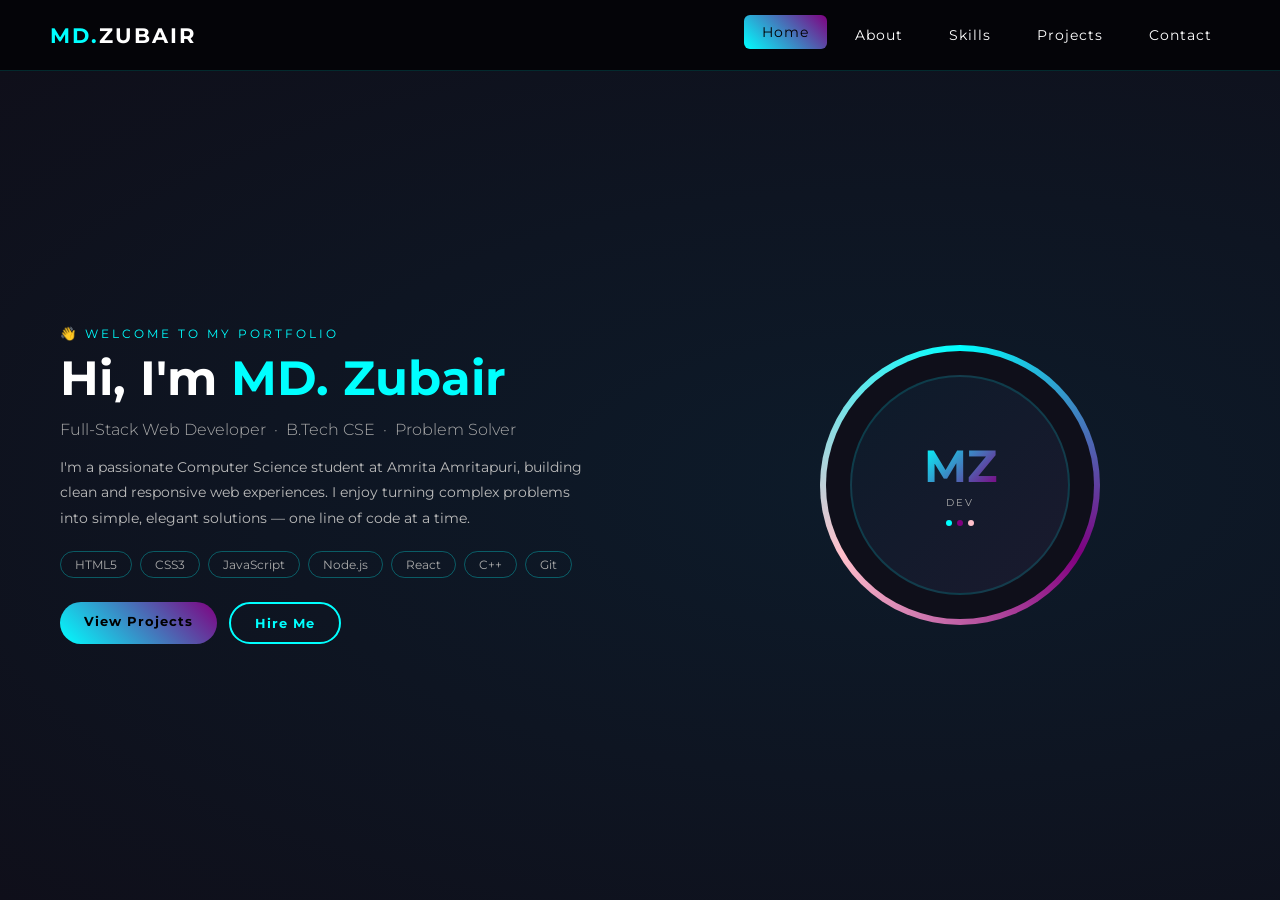
<file: index.html>
<!DOCTYPE html>
<html lang="en">
<head>
<meta charset="UTF-8">
<meta name="viewport" content="width=device-width, initial-scale=1.0">
<title>Home — MD. Zubair</title>
<link href="https://fonts.googleapis.com/css2?family=Montserrat:wght@300;700&display=swap" rel="stylesheet">
<link rel="stylesheet" href="style.css">
</head>
<body>

<nav class="navbar">
  <a href="index.html" class="logo">MD.<span>ZUBAIR</span></a>
  <ul class="menu">
    <li><a href="index.html" class="active">Home</a></li>
    <li><a href="about.html">About</a></li>
    <li><a href="skills.html">Skills</a></li>
    <li><a href="projects.html">Projects</a></li>
    <li><a href="contact.html">Contact</a></li>
  </ul>
</nav>

<div class="page">
  <div class="home-wrap">

    <div class="home-left">
      <p class="tag">👋 Welcome to my portfolio</p>
      <h1>Hi, I'm <span>MD. Zubair</span></h1>
      <p class="role">Full-Stack Web Developer &nbsp;·&nbsp; B.Tech CSE &nbsp;·&nbsp; Problem Solver</p>
      <p class="bio">
        I'm a passionate Computer Science student at Amrita Amritapuri, building clean and responsive
        web experiences. I enjoy turning complex problems into simple, elegant solutions — one line of
        code at a time.
      </p>
      <div class="chips">
        <span class="chip">HTML5</span>
        <span class="chip">CSS3</span>
        <span class="chip">JavaScript</span>
        <span class="chip">Node.js</span>
        <span class="chip">React</span>
        <span class="chip">C++</span>
        <span class="chip">Git</span>
      </div>
      <div class="cta">
        <a href="projects.html" class="btn-a">View Projects</a>
        <a href="contact.html" class="btn-b">Hire Me</a>
      </div>
    </div>

    <div class="home-right">
      <div class="img-wrap">
        <div class="ring">
          <div class="ring-inner">
            <div class="profile-logo">
              <div class="initials">MZ</div>
              <div class="title-tag">Dev</div>
              <div class="dot-row">
                <div class="dot"></div>
                <div class="dot"></div>
                <div class="dot"></div>
              </div>
            </div>
          </div>
        </div>
      </div>
    </div>

  </div>
</div>

</body>
</html>
</body>
</html>
</section>
</file>
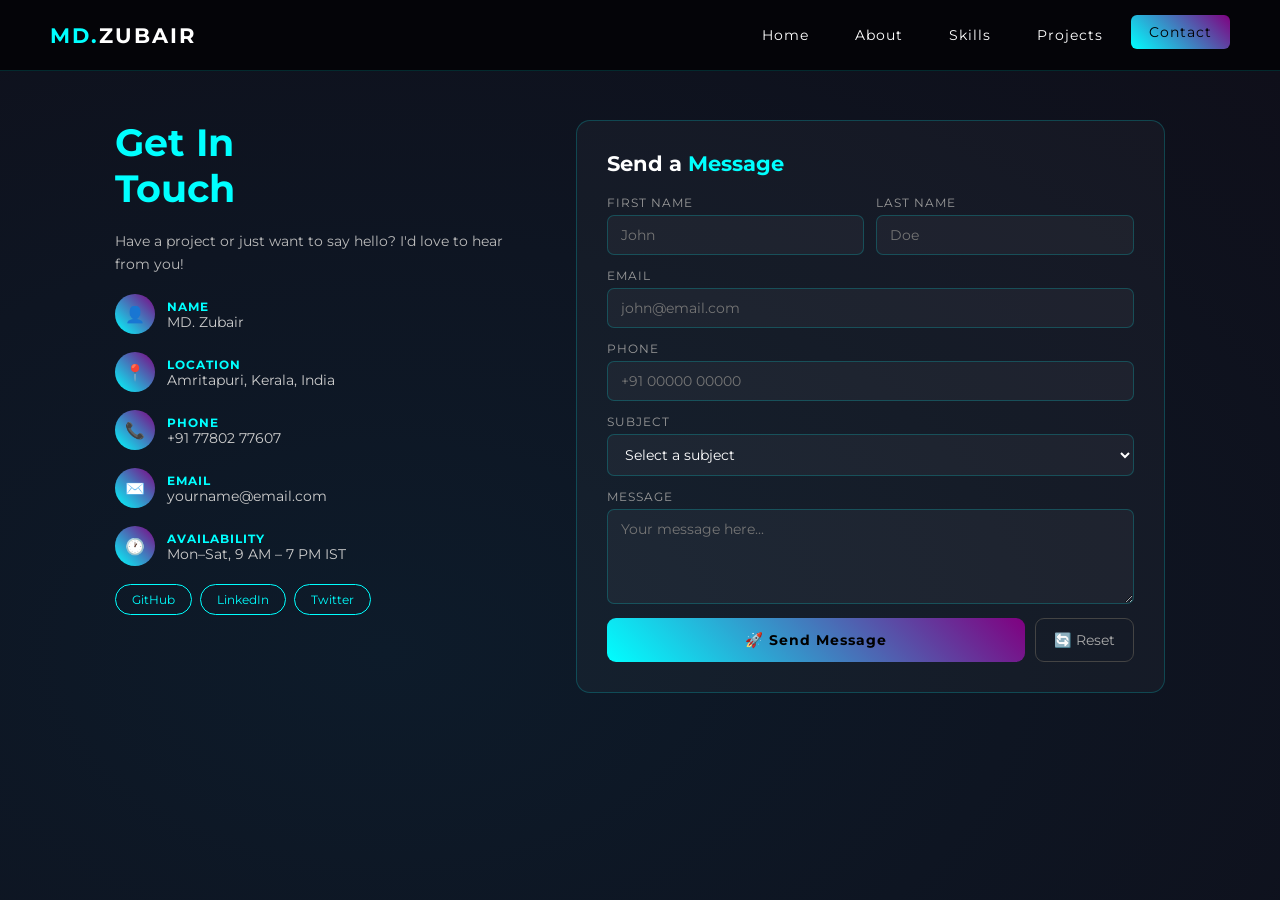
<file: contact.html>
<!DOCTYPE html>
<html lang="en">
<head>
<meta charset="UTF-8">
<meta name="viewport" content="width=device-width, initial-scale=1.0">
<title>Contact — MD. Zubair</title>
<link href="https://fonts.googleapis.com/css2?family=Montserrat:wght@300;700&display=swap" rel="stylesheet">
<link rel="stylesheet" href="style.css">
</head>
<body>

<nav class="navbar">
  <a href="index.html" class="logo">MD.<span>ZUBAIR</span></a>
  <ul class="menu">
    <li><a href="index.html">Home</a></li>
    <li><a href="about.html">About</a></li>
    <li><a href="skills.html">Skills</a></li>
    <li><a href="projects.html">Projects</a></li>
    <li><a href="contact.html" class="active">Contact</a></li>
  </ul>
</nav>

<div class="page">
  <div class="contact-wrap-outer">
    <div class="contact-wrap">

      <div class="c-info">
        <h1>Get In<br><span style="color:aqua;">Touch</span></h1>
        <p>Have a project or just want to say hello? I'd love to hear from you!</p>
        <div class="c-row">
          <div class="c-icon">👤</div>
          <div class="c-text"><h4>Name</h4><p>MD. Zubair</p></div>
        </div>
        <div class="c-row">
          <div class="c-icon">📍</div>
          <div class="c-text"><h4>Location</h4><p>Amritapuri, Kerala, India</p></div>
        </div>
        <div class="c-row">
          <div class="c-icon">📞</div>
          <div class="c-text"><h4>Phone</h4><p>+91 77802 77607</p></div>
        </div>
        <div class="c-row">
          <div class="c-icon">✉️</div>
          <div class="c-text"><h4>Email</h4><p>yourname@email.com</p></div>
        </div>
        <div class="c-row">
          <div class="c-icon">🕐</div>
          <div class="c-text"><h4>Availability</h4><p>Mon–Sat, 9 AM – 7 PM IST</p></div>
        </div>
        <div class="socials">
          <a class="s-btn" href="#">GitHub</a>
          <a class="s-btn" href="#">LinkedIn</a>
          <a class="s-btn" href="#">Twitter</a>
        </div>
      </div>

      <div class="c-form">
        <div class="form-box">
          <h2>Send a <span>Message</span></h2>
          <div class="row2">
            <div class="fg">
              <label>First Name</label>
              <input type="text" placeholder="John">
            </div>
            <div class="fg">
              <label>Last Name</label>
              <input type="text" placeholder="Doe">
            </div>
          </div>
          <div class="fg">
            <label>Email</label>
            <input type="email" placeholder="john@email.com">
          </div>
          <div class="fg">
            <label>Phone</label>
            <input type="tel" placeholder="+91 00000 00000">
          </div>
          <div class="fg">
            <label>Subject</label>
            <select>
              <option value="" disabled selected>Select a subject</option>
              <option>Hire Me / Freelance</option>
              <option>Collaboration</option>
              <option>Feedback</option>
              <option>Other</option>
            </select>
          </div>
          <div class="fg">
            <label>Message</label>
            <textarea placeholder="Your message here..."></textarea>
          </div>
          <div class="f-btns">
            <button class="sub-btn">🚀 Send Message</button>
            <button class="rst-btn" type="reset">🔄 Reset</button>
          </div>
        </div>
      </div>

    </div>
  </div>
</div>

</body>
</html>
</file>
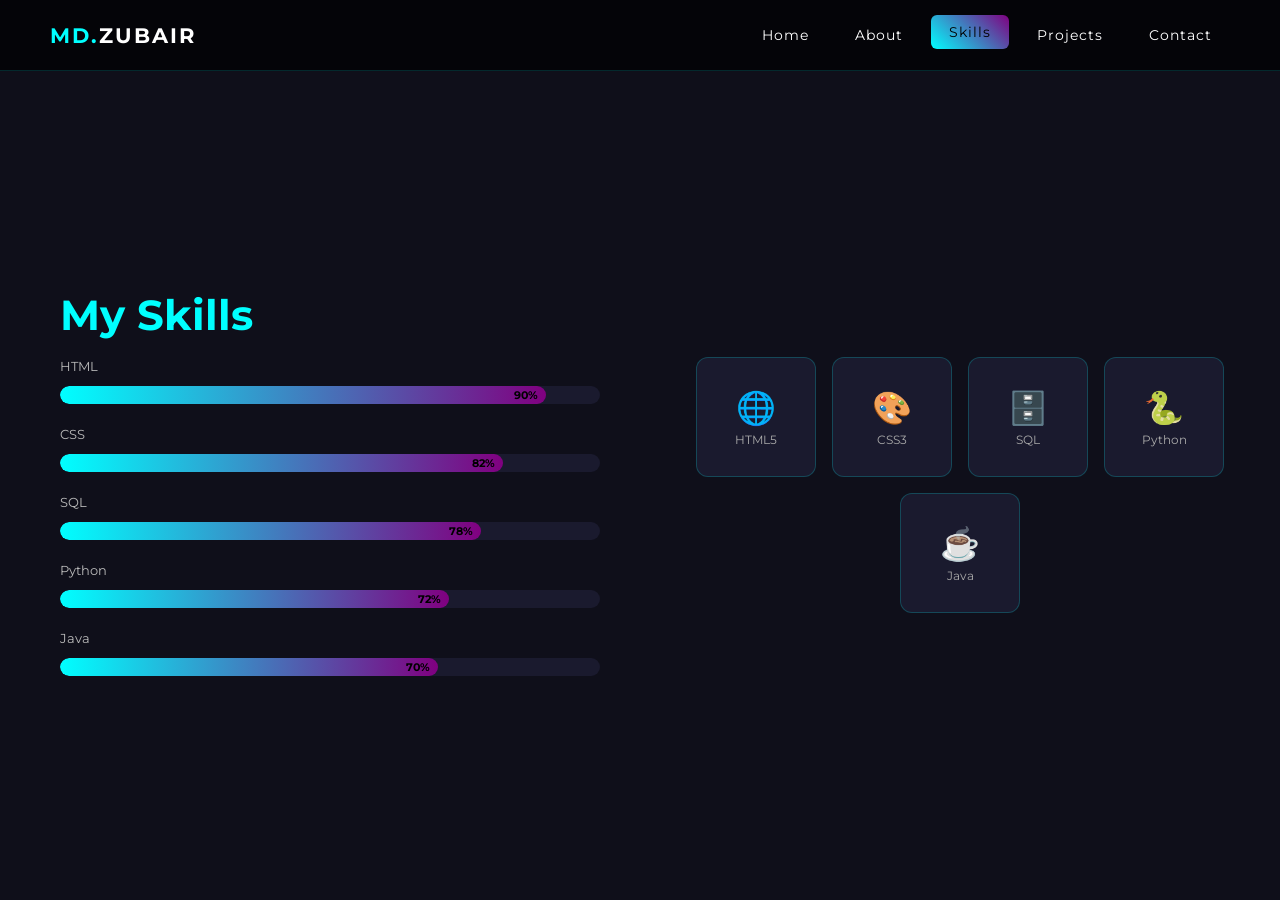
<file: skills.html>
<!DOCTYPE html>
<html lang="en">
<head>
<meta charset="UTF-8">
<meta name="viewport" content="width=device-width, initial-scale=1.0">
<title>Skills — MD. Zubair</title>
<link href="https://fonts.googleapis.com/css2?family=Montserrat:wght@300;700&display=swap" rel="stylesheet">
<link rel="stylesheet" href="style.css">
</head>
<body>

<nav class="navbar">
  <a href="index.html" class="logo">MD.<span>ZUBAIR</span></a>
  <ul class="menu">
    <li><a href="index.html">Home</a></li>
    <li><a href="about.html">About</a></li>
    <li><a href="skills.html" class="active">Skills</a></li>
    <li><a href="projects.html">Projects</a></li>
    <li><a href="contact.html">Contact</a></li>
  </ul>
</nav>

<div class="page">
  <div class="skills-wrap">

    <div class="skills-left">
      <h1>My Skills</h1>
      <p class="bar-label">HTML</p>
      <div class="track"><div class="fill" style="width:90%">90%</div></div>
      <p class="bar-label">CSS</p>
      <div class="track"><div class="fill" style="width:82%">82%</div></div>
      <p class="bar-label">SQL</p>
      <div class="track"><div class="fill" style="width:78%">78%</div></div>
      <p class="bar-label">Python</p>
      <div class="track"><div class="fill" style="width:72%">72%</div></div>
      <p class="bar-label">Java</p>
      <div class="track"><div class="fill" style="width:70%">70%</div></div>
    </div>

    <div class="skills-right">
      <div class="sk-card"><span>🌐</span><p>HTML5</p></div>
      <div class="sk-card"><span>🎨</span><p>CSS3</p></div>
      <div class="sk-card"><span>🗄️</span><p>SQL</p></div>
      <div class="sk-card"><span>🐍</span><p>Python</p></div>
      <div class="sk-card"><span>☕</span><p>Java</p></div>
    </div>

  </div>
</div>

</body>
</html>
</div>

</body>
</html>
</file>
<file: style.css>
* { margin:0; padding:0; box-sizing:border-box; }

@import url('https://fonts.googleapis.com/css2?family=Montserrat:wght@300;400;700&display=swap');

body {
  background:#0f0f1a;
  font-family:'Montserrat',sans-serif;
  color:white;
  min-height:100vh;
  animation: pageFadeIn 0.8s ease forwards;
}

@keyframes pageFadeIn {
  from { opacity:0; transform:translateY(20px); }
  to   { opacity:1; transform:translateY(0); }
}

/* ── NAVBAR ────────────────────────────────────────────── */
.navbar {
  position:fixed; top:0; width:100%;
  display:flex; justify-content:space-between; align-items:center;
  padding:18px 50px;
  background:rgba(0,0,0,0.7);
  border-bottom:1px solid rgba(0,255,255,0.15);
  z-index:1000;
}
.logo {
  color:aqua; font-size:1.3em; font-weight:700;
  letter-spacing:2px; text-decoration:none;
}
.logo span { color:white; }

.menu { display:flex; gap:10px; list-style:none; }
.menu a {
  cursor:pointer; padding:9px 18px;
  font-size:0.85em; letter-spacing:1px;
  border-radius:6px; color:white;
  text-decoration:none;
  transition:color 0.3s, transform 0.3s, background 0.3s;
  display:block;
}
.menu a:hover, .menu a.active {
  color:#000;
  background:linear-gradient(45deg,aqua,purple);
  transform:translateY(-3px);
}

/* ── PAGE WRAPPER ──────────────────────────────────────── */
.page {
  min-height:100vh;
  padding-top:70px;
}

/* ── HOME ──────────────────────────────────────────────── */
.home-wrap {
  display:flex;
  align-items:center;
  min-height:calc(100vh - 70px);
  background:radial-gradient(ellipse at 70% 50%, #0d1b2a, #0f0f1a);
}
.home-left {
  width:50%; padding:40px 40px 40px 60px;
  display:flex; flex-direction:column; gap:6px;
}
.home-right {
  width:50%; display:flex;
  justify-content:center; align-items:center;
}

.tag { font-size:0.78em; color:aqua; letter-spacing:3px; text-transform:uppercase; margin-bottom:4px; }
.home-left h1 { font-size:3em; line-height:1.15; }
.home-left h1 span { color:aqua; }
.role { color:#aaa; font-weight:300; font-size:1em; margin-top:8px; }
.bio  { color:#bbb; font-size:0.88em; line-height:1.8; margin-top:10px; }

.chips { display:flex; flex-wrap:wrap; gap:8px; margin-top:14px; }
.chip {
  padding:5px 14px; border-radius:20px; font-size:0.75em;
  border:1px solid rgba(0,255,255,0.3); color:#aaa; transition:0.3s;
}
.chip:hover { border-color:aqua; color:aqua; }

.cta { display:flex; gap:12px; margin-top:18px; flex-wrap:wrap; }
.btn-a {
  padding:11px 24px; background:linear-gradient(45deg,aqua,purple);
  color:#000; font-weight:700; border-radius:30px;
  font-size:0.82em; letter-spacing:1px; cursor:pointer;
  text-decoration:none; transition:0.3s; display:inline-block;
}
.btn-a:hover { transform:translateY(-2px); box-shadow:0 6px 20px rgba(0,255,255,0.35); }
.btn-b {
  padding:11px 24px; background:transparent;
  color:aqua; border:2px solid aqua; border-radius:30px;
  font-size:0.82em; font-weight:700; letter-spacing:1px;
  cursor:pointer; transition:0.3s; text-decoration:none; display:inline-block;
}
.btn-b:hover { background:aqua; color:#000; transform:translateY(-2px); }

/* ── PROFILE RING ──────────────────────────────────────── */
.img-wrap { position:relative; display:flex; justify-content:center; align-items:center; }
.ring {
  width:280px; height:280px; border-radius:50%;
  background:conic-gradient(aqua,purple,pink,aqua);
  display:flex; justify-content:center; align-items:center;
  animation:spin 5s linear infinite;
}
.ring-inner {
  width:268px; height:268px; border-radius:50%;
  background:#0f0f1a;
  display:flex; justify-content:center; align-items:center;
  animation:spin 5s linear infinite reverse;
}
.profile-logo {
  width:220px; height:220px; border-radius:50%;
  background:linear-gradient(135deg,#0d1b2a 0%,#1a1a2e 100%);
  display:flex; flex-direction:column;
  justify-content:center; align-items:center; gap:8px;
  animation:bob 3s ease-in-out infinite;
  border:2px solid rgba(0,255,255,0.15);
}
.profile-logo .initials {
  font-size:2.8em; font-weight:700;
  background:linear-gradient(135deg,aqua,purple);
  -webkit-background-clip:text; -webkit-text-fill-color:transparent;
  background-clip:text; line-height:1;
}
.profile-logo .title-tag {
  font-size:0.62em; color:#aaa; letter-spacing:2px; text-transform:uppercase;
}
.profile-logo .dot-row { display:flex; gap:5px; margin-top:4px; }
.profile-logo .dot { width:6px; height:6px; border-radius:50%; }
.profile-logo .dot:nth-child(1) { background:aqua; }
.profile-logo .dot:nth-child(2) { background:purple; }
.profile-logo .dot:nth-child(3) { background:pink; }

@keyframes spin { to { transform:rotate(360deg); } }
@keyframes bob  { 0%,100%{transform:translateY(0);} 50%{transform:translateY(-12px);} }

/* ── ABOUT ─────────────────────────────────────────────── */
.about-wrap {
  display:flex;
  min-height:calc(100vh - 70px);
  background:radial-gradient(ellipse at 20% 80%, #0d1b2a, #0f0f1a);
}
.about-left {
  width:50%; padding:50px 40px 40px 60px;
  display:flex; flex-direction:column; gap:14px;
  overflow-y:auto;
}
.about-right {
  width:50%; padding:50px 40px;
  display:flex; flex-direction:column; gap:20px;
  overflow-y:auto; justify-content:center;
}

.about-left h1 { font-size:2.6em; color:aqua; }
.about-intro { font-size:0.88em; color:#bbb; line-height:1.8; }
.cards { display:flex; flex-direction:column; gap:10px; }
.card {
  display:flex; align-items:flex-start; gap:12px;
  background:rgba(0,255,255,0.04);
  border:1px solid rgba(0,255,255,0.15);
  border-radius:10px; padding:12px 14px; transition:0.3s;
}
.card:hover { background:rgba(0,255,255,0.1); border-color:aqua; }
.card-icon { font-size:1.3em; flex-shrink:0; }
.card-body h4 { font-size:0.78em; color:aqua; letter-spacing:1px; text-transform:uppercase; }
.card-body p  { font-size:0.85em; color:#ccc; margin-top:2px; line-height:1.5; }

.about-right h1 { font-size:2.2em; color:aqua; }
.about-right .sub { font-size:0.82em; color:#777; }
.hobbies { display:flex; gap:18px; flex-wrap:wrap; justify-content:center; }
.hob { display:flex; flex-direction:column; align-items:center; gap:8px; width:140px; text-align:center; }
.hob img { width:130px; height:130px; object-fit:cover; border-radius:12px; border:2px solid aqua; animation:bob 3s ease-in-out infinite; }
.hob h3 { font-size:0.85em; color:aqua; }
.hob p  { font-size:0.75em; color:#aaa; line-height:1.4; }

/* ── SKILLS ────────────────────────────────────────────── */
.skills-wrap {
  display:flex;
  min-height:calc(100vh - 70px);
  background:#0f0f1a;
}
.skills-left {
  width:50%; padding:50px 40px 40px 60px;
  display:flex; flex-direction:column; gap:8px;
  justify-content:center;
}
.skills-right {
  width:50%; padding:50px 40px;
  display:flex; flex-wrap:wrap;
  align-content:center; justify-content:center; gap:16px;
}

.skills-left h1 { font-size:2.6em; color:aqua; margin-bottom:10px; }
.bar-label { font-size:0.82em; color:#bbb; margin-bottom:4px; }
.track { background:#1a1a2e; height:18px; border-radius:9px; overflow:hidden; margin-bottom:14px; }
.fill {
  height:100%;
  background:linear-gradient(90deg,aqua,purple);
  border-radius:9px; line-height:18px;
  text-align:right; padding-right:8px;
  font-size:11px; color:#000; font-weight:700;
}

.sk-card {
  width:120px; height:120px; border-radius:12px;
  background:#1a1a2e; border:1px solid rgba(0,255,255,0.2);
  display:flex; flex-direction:column; justify-content:center;
  align-items:center; gap:6px; transition:0.3s; cursor:default;
}
.sk-card:hover { border-color:aqua; background:rgba(0,255,255,0.08); transform:translateY(-6px); }
.sk-card span { font-size:2em; }
.sk-card p { font-size:0.72em; color:#aaa; }

/* ── PROJECTS ──────────────────────────────────────────── */
.projects-wrap {
  min-height:calc(100vh - 70px);
  display:flex; flex-direction:column;
  align-items:center; padding:50px 30px 40px;
  background:#0f0f1a;
}
.proj-wrap { width:100%; max-width:1100px; }
.proj-wrap h1 { font-size:2.2em; color:aqua; margin-bottom:16px; text-align:center; }
.proj-row { display:flex; flex-wrap:wrap; justify-content:center; gap:18px; margin-bottom:30px; }

.flip { width:200px; height:130px; perspective:900px; cursor:pointer; }
.flip-in { width:100%; height:100%; position:relative; transform-style:preserve-3d; transition:transform 0.7s ease; }
.flip:hover .flip-in { transform:rotateY(180deg); }
.f-front, .f-back {
  position:absolute; width:100%; height:100%;
  backface-visibility:hidden; border-radius:8px;
  display:flex; flex-direction:column;
  justify-content:center; align-items:center;
  padding:12px; text-align:center;
}
.f-front { background:#1a1a2e; border:2px solid aqua; }
.f-front em { font-size:1.8em; font-style:normal; margin-bottom:6px; }
.f-front strong { font-size:0.88em; color:aqua; }
.f-back { background:linear-gradient(135deg,aqua,purple); transform:rotateY(180deg); color:#000; }
.f-back b { font-size:0.9em; margin-bottom:4px; }
.f-back small { font-size:0.72em; line-height:1.4; }
.proj-link { text-decoration:none; color:inherit; }

/* ── CONTACT ───────────────────────────────────────────── */
.contact-wrap-outer {
  min-height:calc(100vh - 70px);
  display:flex; flex-direction:column;
  align-items:center; padding:50px 30px 40px;
  background:radial-gradient(ellipse at 30% 70%, #0d1b2a, #0f0f1a);
}
.contact-wrap {
  display:flex; gap:40px; width:100%;
  max-width:1050px; flex-wrap:wrap; justify-content:center;
}
.c-info { flex:1; min-width:240px; display:flex; flex-direction:column; gap:18px; }
.c-info h1 { font-size:2.4em; color:aqua; line-height:1.2; }
.c-info > p { font-size:0.85em; color:#bbb; line-height:1.7; }
.c-row { display:flex; align-items:center; gap:12px; }
.c-icon {
  width:40px; height:40px; border-radius:50%;
  background:linear-gradient(45deg,aqua,purple);
  display:flex; justify-content:center; align-items:center;
  font-size:1em; flex-shrink:0;
}
.c-text h4 { font-size:0.75em; color:aqua; letter-spacing:1px; text-transform:uppercase; }
.c-text p  { font-size:0.85em; color:#ccc; }
.socials { display:flex; gap:8px; flex-wrap:wrap; }
.s-btn {
  padding:7px 16px; border:1px solid aqua; border-radius:20px;
  color:aqua; font-size:0.75em; background:transparent;
  cursor:pointer; transition:0.3s; text-decoration:none;
}
.s-btn:hover { background:aqua; color:#000; }

.c-form { flex:1.4; min-width:280px; }
.form-box {
  background:rgba(255,255,255,0.03);
  border:1px solid rgba(0,255,255,0.2);
  border-radius:14px; padding:30px;
}
.form-box h2 { font-size:1.3em; color:white; margin-bottom:20px; }
.form-box h2 span { color:aqua; }
.row2 { display:flex; gap:12px; }
.fg { display:flex; flex-direction:column; gap:5px; margin-bottom:14px; flex:1; }
.fg label { font-size:0.72em; color:#999; letter-spacing:1px; text-transform:uppercase; }
.fg input, .fg textarea, .fg select {
  background:rgba(255,255,255,0.04);
  border:1px solid rgba(0,255,255,0.2);
  border-radius:7px; padding:10px 13px;
  color:white; font-family:'Montserrat',sans-serif;
  font-size:0.88em; outline:none; transition:0.3s; width:100%;
}
.fg input:focus, .fg textarea:focus, .fg select:focus {
  border-color:aqua; box-shadow:0 0 0 3px rgba(0,255,255,0.08);
}
.fg select option { background:#1a1a2e; }
.fg textarea { resize:vertical; min-height:95px; }

.f-btns { display:flex; gap:10px; flex-wrap:wrap; margin-top:4px; }
.sub-btn {
  flex:1; padding:12px;
  background:linear-gradient(45deg,aqua,purple);
  color:#000; font-weight:700; border-radius:9px;
  text-align:center; font-size:0.9em; cursor:pointer;
  letter-spacing:1px; transition:0.3s;
  border:none; font-family:'Montserrat',sans-serif;
}
.sub-btn:hover { transform:translateY(-2px); box-shadow:0 6px 20px rgba(0,255,255,0.3); }
.rst-btn {
  padding:12px 18px; background:transparent; color:#aaa;
  border:1px solid #444; border-radius:9px; cursor:pointer;
  font-size:0.88em; transition:0.3s;
  font-family:'Montserrat',sans-serif;
}
.rst-btn:hover { border-color:tomato; color:tomato; }

/* ── RESPONSIVE ────────────────────────────────────────── */
@media (max-width:900px) {
  .home-wrap, .about-wrap, .skills-wrap { flex-direction:column; }
  .home-left, .home-right,
  .about-left, .about-right,
  .skills-left, .skills-right { width:100%; padding:30px 20px; }
  .home-right { display:none; }
  .navbar { padding:14px 20px; }
  .menu a { padding:7px 10px; font-size:0.75em; }
}
</file>
